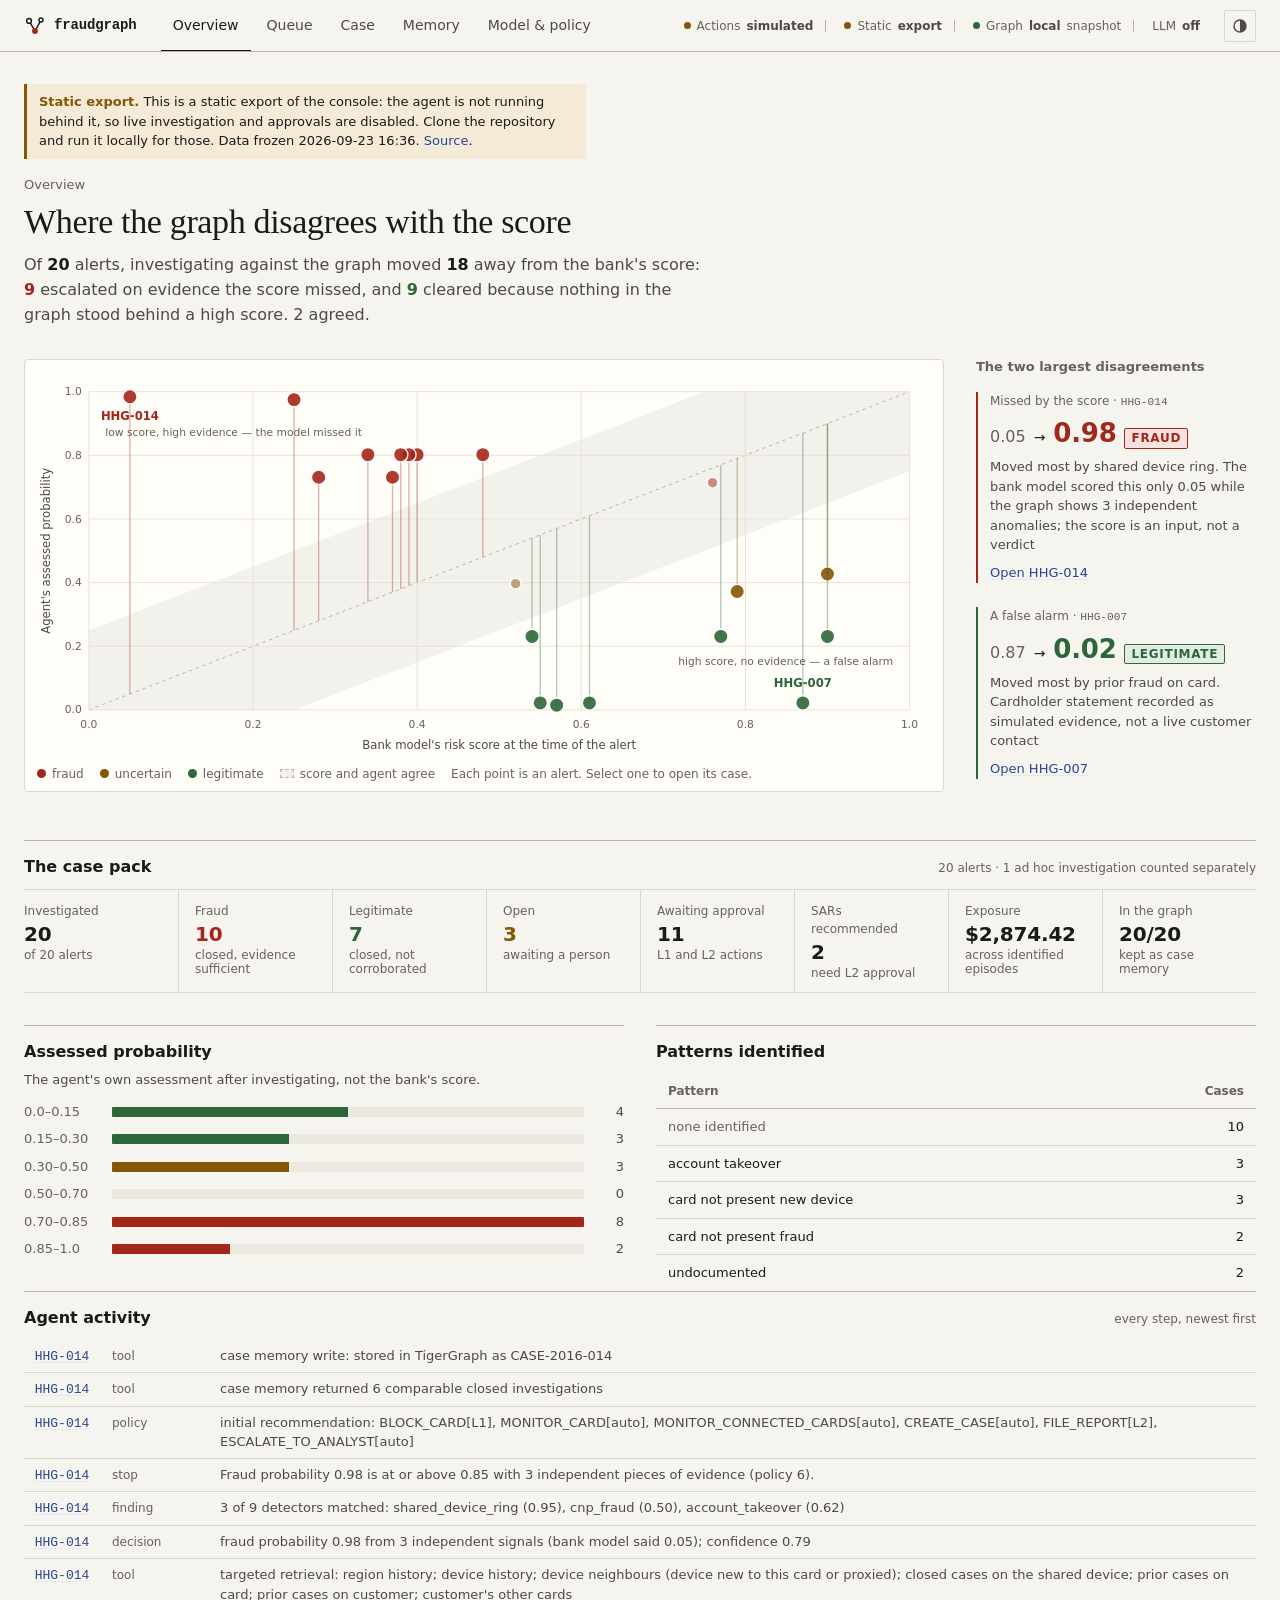
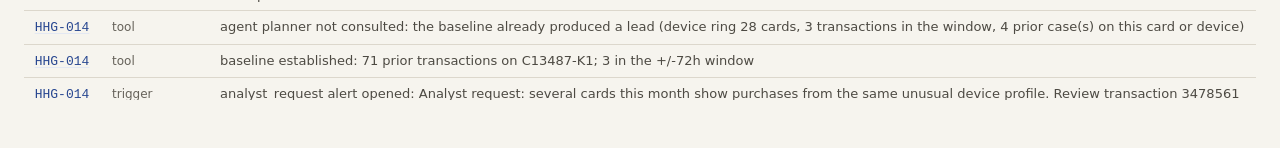
<file: index.html>
<!DOCTYPE html>
<html lang="en">
<head>
<meta charset="utf-8">
<meta name="viewport" content="width=device-width, initial-scale=1">
<meta name="color-scheme" content="light dark">
<meta name="description" content="Graph-grounded agentic fraud investigation on TigerGraph (IEEE-CIS / HHGOA).">
<title>fraudgraph · Investigation console</title>
<link rel="icon" href="data:image/svg+xml,%3Csvg xmlns='http://www.w3.org/2000/svg' viewBox='0 0 32 32'%3E%3Crect width='32' height='32' rx='4' fill='%231b1a17'/%3E%3Cpath d='M9 10 L16 23 L24 9' stroke='%23f6f4ee' stroke-width='1.8' fill='none'/%3E%3Ccircle cx='9' cy='10' r='3' fill='%23f6f4ee'/%3E%3Ccircle cx='24' cy='9' r='2.5' fill='%23f6f4ee'/%3E%3Ccircle cx='16' cy='23' r='3.6' fill='%23e0604f'/%3E%3C/svg%3E">
<script>
  // Theme before first paint, so a saved choice never flashes the other one.
  try { var t = localStorage.getItem('fg-theme'); if (t === 'light' || t === 'dark') document.documentElement.dataset.theme = t; } catch (e) {}
</script>
<link rel="stylesheet" href="styles.css">
</head>
<body>
<a class="skip-link" href="#main">Skip to content</a>

<header class="app-header">
  <div class="brand">
    <!-- the graph glyph: two known entities and the flagged one they lead to.
         It replaces a gradient square that meant nothing. -->
    <svg class="brand-mark" viewBox="0 0 24 24" aria-hidden="true">
      <path d="M5.5 6.5 L12 17.5 L18.5 5.5" fill="none" stroke="currentColor" stroke-width="1.6"/>
      <circle cx="5.5" cy="6.5" r="2.6" fill="var(--paper)" stroke="currentColor" stroke-width="1.6"/>
      <circle cx="18.5" cy="5.5" r="2.2" fill="var(--paper)" stroke="currentColor" stroke-width="1.6"/>
      <circle cx="12" cy="17.5" r="3.2" fill="var(--fraud)"/>
    </svg>
    <span class="brand-name">fraudgraph</span>
    <span class="brand-desc">Investigation console</span>
  </div>

  <nav class="tabs" id="tabs" role="tablist" aria-label="Console sections">
    <button id="tab-overview" data-view="overview" class="active" role="tab" aria-selected="true" aria-controls="view-overview">Overview</button>
    <button id="tab-queue" data-view="queue" role="tab" aria-selected="false" aria-controls="view-queue">Queue</button>
    <button id="tab-case" data-view="case" role="tab" aria-selected="false" aria-controls="view-case">Case</button>
    <button id="tab-memory" data-view="memory" role="tab" aria-selected="false" aria-controls="view-memory">Memory</button>
    <button id="tab-model" data-view="model" role="tab" aria-selected="false" aria-controls="view-model">Model &amp; policy</button>
  </nav>

  <div class="status" id="statusStrip" role="status" aria-live="polite">
    <span class="st"><span class="dot"></span>Connecting&hellip;</span>
  </div>

  <button class="icon-btn" id="themeToggle" type="button" aria-label="Switch theme">
    <svg viewBox="0 0 16 16" aria-hidden="true"><circle cx="8" cy="8" r="6" fill="none" stroke="currentColor" stroke-width="1.4"/><path d="M8 2 a6 6 0 0 1 0 12 z" fill="currentColor"/></svg>
  </button>
</header>

<main id="main">
  <!-- ============================ OVERVIEW ============================ -->
  <section id="view-overview" class="view active" role="tabpanel" aria-labelledby="tab-overview">
    <header class="view-head">
      <p class="view-kicker">Overview</p>
      <h1 class="view-title" id="divergenceTitle">Where the graph disagrees with the score</h1>
      <p class="view-lede" id="divergenceStats"><span class="sk sk-line"></span><span class="sk sk-line short"></span></p>
    </header>

    <div class="finding">
      <figure class="chart-frame">
        <svg id="divergenceChart" role="img" aria-labelledby="divergenceTitle" aria-describedby="divergenceDesc"></svg>
        <p id="divergenceDesc" class="sr-only"></p>
        <div class="tip" id="divergenceTip" role="status" aria-live="polite"></div>
        <figcaption class="chart-key">
          <span><i class="fraud"></i>fraud</span>
          <span><i class="uncertain"></i>uncertain</span>
          <span><i class="legit"></i>legitimate</span>
          <span><i class="band"></i>score and agent agree</span>
          <span>Each point is an alert. Select one to open its case.</span>
        </figcaption>
      </figure>
      <aside class="margin-notes" id="divergenceCallouts" aria-label="The two largest disagreements"></aside>
    </div>

    <section class="sec">
      <div class="sec-head"><h2>The case pack</h2><span class="sec-meta" id="packMeta"></span></div>
      <dl class="ledger" id="kpis">
        <div><dt><span class="sk sk-line short"></span></dt><dd><span class="sk sk-num"></span></dd></div>
        <div><dt><span class="sk sk-line short"></span></dt><dd><span class="sk sk-num"></span></dd></div>
        <div><dt><span class="sk sk-line short"></span></dt><dd><span class="sk sk-num"></span></dd></div>
        <div><dt><span class="sk sk-line short"></span></dt><dd><span class="sk sk-num"></span></dd></div>
      </dl>
    </section>

    <div class="grid-2">
      <section class="sec">
        <div class="sec-head"><h2>Assessed probability</h2></div>
        <p class="sec-note">The agent's own assessment after investigating, not the bank's score.</p>
        <div id="riskDist" class="dist"><span class="sk sk-line"></span><span class="sk sk-line"></span><span class="sk sk-line"></span></div>
      </section>
      <section class="sec">
        <div class="sec-head"><h2>Patterns identified</h2></div>
        <div id="verdictSplit"></div>
      </section>
    </div>

    <section class="sec">
      <div class="sec-head"><h2>Agent activity</h2><span class="sec-meta">every step, newest first</span></div>
      <div id="recentActivity" class="log scroll"></div>
    </section>
  </section>

  <!-- ============================= QUEUE ============================== -->
  <section id="view-queue" class="view" role="tabpanel" aria-labelledby="tab-queue">
    <header class="view-head">
      <p class="view-kicker">Queue</p>
      <h1 class="view-title">Investigation queue</h1>
      <p class="view-lede">Every alert in the case pack, ranked by the agent's assessed probability.
        Open a row to read the evidence behind it.</p>
    </header>

    <section class="sec">
      <div class="sec-head">
        <div class="controls">
          <label for="queueSearch" class="sr-only">Filter</label>
          <input id="queueSearch" type="search" placeholder="Filter by case, card, customer&hellip;" autocomplete="off">
          <label for="queueStatus" class="sr-only">Status</label>
          <select id="queueStatus">
            <option value="">All statuses</option>
            <option value="closed_fraud">Closed &ndash; fraud</option>
            <option value="closed_legitimate">Closed &ndash; legitimate</option>
            <option value="escalated">Escalated</option>
            <option value="open">Open</option>
          </select>
          <label for="queueVerdict" class="sr-only">Verdict</label>
          <select id="queueVerdict">
            <option value="">All verdicts</option>
            <option value="fraud">Fraud</option>
            <option value="legitimate">Legitimate</option>
            <option value="uncertain">Uncertain</option>
          </select>
          <label class="check"><input type="checkbox" id="queueApproval"> Awaiting approval</label>
        </div>
        <span class="sec-meta" id="queueCount" aria-live="polite"></span>
      </div>
      <div class="table-wrap stack-sm sheet">
        <table id="queueTable">
          <thead><tr>
            <th data-sort="case_id" scope="col">Case</th>
            <th data-sort="trigger_type" scope="col">Trigger</th>
            <th data-sort="card_id" scope="col">Card</th>
            <th data-sort="bank_risk_score" scope="col" class="num">Bank score</th>
            <th data-sort="fraud_probability" scope="col" class="num">Agent p(fraud)</th>
            <th data-sort="confidence" scope="col" class="num opt">Confidence</th>
            <th data-sort="verdict" scope="col">Verdict</th>
            <th data-sort="pattern" scope="col">Pattern</th>
            <th data-sort="exposure_usd" scope="col" class="num">Exposure</th>
            <th data-sort="next_action" scope="col">Next action</th>
            <th scope="col">Approval</th>
            <th data-sort="last_updated" scope="col" class="opt">Updated</th>
          </tr></thead>
          <tbody></tbody>
        </table>
      </div>
    </section>

    <section class="sec">
      <div class="sec-head"><h2>Investigate any transaction</h2></div>
      <p class="sec-note">Opens a new investigation on a transaction outside the case pack. It joins the
        queue tagged <span class="tag">ad hoc</span> and is kept out of the case-pack figures.</p>
      <div class="field">
        <label for="adhocTxn">Transaction ID</label>
        <input id="adhocTxn" inputmode="numeric" placeholder="e.g. 3478561" autocomplete="off">
        <button id="adhocBtn" class="btn primary" type="button">Investigate</button>
        <span id="adhocMsg" class="muted" role="status" aria-live="polite"></span>
      </div>
    </section>
  </section>

  <!-- =========================== WORKSPACE ============================ -->
  <section id="view-case" class="view" role="tabpanel" aria-labelledby="tab-case">
    <div class="toolbar">
      <label for="casePicker" class="sr-only">Case</label>
      <select id="casePicker"></select>
      <button id="watchBtn" class="btn primary" type="button"><span class="glyph" aria-hidden="true"></span>Watch it investigate</button>
      <button id="rerunBtn" class="btn" type="button" title="Re-run the investigation and show only the result">Re-run without streaming</button>
      <span id="caseMsg" class="muted" role="status" aria-live="polite"></span>
    </div>

    <section id="livePanel" class="live" hidden aria-label="Live investigation">
      <div class="live-head">
        <h2>Investigating <span id="liveCase" class="mono"></span> <span id="liveState" class="tag running">running</span></h2>
        <div class="live-counters">
          <span><b id="liveSteps">0</b> steps</span>
          <span><b id="liveQueries">0</b> graph calls</span>
          <span><b id="liveMs">0</b> ms in the graph</span>
          <span id="liveBackend"></span>
        </div>
      </div>
      <p class="sec-note">Each line is emitted as it happens: the agent's reasoning steps, and every graph
        query with the time it really took. Nothing is replayed from the answer file.</p>
      <div id="liveFeed" class="live-feed"></div>
    </section>

    <div id="caseBody"><div class="empty">Select a case from the queue.</div></div>
  </section>

  <!-- ============================= MEMORY ============================= -->
  <section id="view-memory" class="view" role="tabpanel" aria-labelledby="tab-memory">
    <header class="view-head">
      <p class="view-kicker">Memory</p>
      <h1 class="view-title">Case memory</h1>
      <p class="view-lede">What the agent can recall: the investigations shipped with the dataset, and the
        cases it has closed itself. Memory is context for a new alert, never its verdict.</p>
    </header>
    <div id="memoryBody"></div>
  </section>

  <!-- ========================== MODEL/POLICY ========================== -->
  <section id="view-model" class="view" role="tabpanel" aria-labelledby="tab-model">
    <header class="view-head">
      <p class="view-kicker">Model &amp; policy</p>
      <h1 class="view-title">How a verdict is reached</h1>
      <p class="view-lede">How the probability is built, how it holds up against closed cases with known
        outcomes, and the rules that decide what the agent may do on its own.</p>
    </header>
    <div id="modelBody"></div>
  </section>
</main>

<div id="toast" class="toast" role="status" aria-live="polite"></div>
<script>window.FG_STATIC = {"generated_at": "2026-09-23T16:36:30+00:00", "source": "https://github.com/AKRai-2005/fraudgraph"};</script>
<script src="app.js"></script>
</body>
</html>
</file>
<file: styles.css>
/* ==========================================================================
   fraudgraph investigation console -- design system
   --------------------------------------------------------------------------
   A case file, not a dashboard. The product's claim is that a score is a
   reason to look and never a verdict, and that every conclusion carries its
   evidence. So the page is set like an investigation file: ink on paper,
   ruled sections, identifiers in type you would copy, and colour reserved
   for verdicts -- the only saturated marks on the page, used like stamps.

   Rules, so the next change does not undo this:
   * No colour literals outside the token blocks (print excepted). Every pair of text and
     surface tokens below measures >= 4.5:1 (WCAG AA) in both themes;
     tests/test_design_tokens.py and tests/test_frontend.py hold it to that.
   * Type scale is fixed: 12 13 14 16 20 26 34. Nothing smaller than 12px.
   * Spacing is a 4px scale: 4 8 12 16 24 32 48.
   * Two radii: 2px on controls and marks, 4px on containers.
   * A box means containment. Sections are separated by rules and space,
     not wrapped in cards.
   * Uppercase is used in exactly one component: the verdict stamp.
   * Motion only reports state. Two durations, one easing.
   ========================================================================== */

:root {
  /* surfaces */
  --paper: #f6f4ee;
  --sheet: #fffdf8;
  --wash: #ece8df;
  --rule: #dcd7cc;
  --rule-strong: #b8b1a3;
  --grid: #e6e1d7;
  --band: rgba(27, 26, 23, 0.05);

  /* ink */
  --ink: #1b1a17;
  --ink-2: #4d4a43;
  --ink-3: #66625a;

  /* interaction -- the only accent, and only for things you can act on */
  --accent: #274690;
  --accent-strong: #1d3673;
  --accent-wash: #e3e8f3;
  --on-accent: #fffdf8;

  /* verdicts: stamp inks */
  --fraud: #a3261b;
  --fraud-wash: #f5e3df;
  --legit: #2c6639;
  --legit-wash: #e1ede3;
  --uncertain: #855606;
  --uncertain-wash: #f4ead6;

  /* graph entity kinds: categorical, muted, distinct in both themes */
  --n-card: #274690;
  --n-customer: #6b4c9a;
  --n-txn: #8c877c;
  --n-device: #9c6a12;
  --n-region: #2c6639;
  --n-case: #8a3d6b;
  --n-agent: #a3261b;

  --shadow: 0 6px 24px rgba(27, 26, 23, 0.14);

  /* type */
  --serif: "Charter", "Bitstream Charter", "Sitka Text", "Iowan Old Style", Cambria, Georgia, serif;
  --sans: system-ui, -apple-system, "Segoe UI", Roboto, "Helvetica Neue", Arial, sans-serif;
  --mono: ui-monospace, "SF Mono", "Cascadia Mono", "Segoe UI Mono", Consolas, "Liberation Mono", monospace;
  --fs-12: 0.75rem;
  --fs-13: 0.8125rem;
  --fs-14: 0.875rem;
  --fs-16: 1rem;
  --fs-20: 1.25rem;
  --fs-26: 1.625rem;
  --fs-34: 2.125rem;

  /* space */
  --s1: 4px;
  --s2: 8px;
  --s3: 12px;
  --s4: 16px;
  --s5: 24px;
  --s6: 32px;
  --s7: 48px;

  --r1: 2px;
  --r2: 4px;

  --t-fast: 120ms;
  --t: 180ms;
  --ease: cubic-bezier(0.2, 0.6, 0.2, 1);

  --header-h: 52px;
  --measure: 68ch;

  color-scheme: light;
}

/* Dark: graphite, not navy. Follows the system unless the toggle overrides. */
@media (prefers-color-scheme: dark) {
  :root:not([data-theme="light"]) {
    --paper: #141412; --sheet: #1c1b19; --wash: #282622;
    --rule: #33312c; --rule-strong: #4b4841; --grid: #2a2825;
    --band: rgba(236, 233, 225, 0.05);
    --ink: #ece9e1; --ink-2: #bdb9ae; --ink-3: #9d988c;
    --accent: #9bb1e6; --accent-strong: #b6c7ef; --accent-wash: #232a3a; --on-accent: #141412;
    --fraud: #f08d7f; --fraud-wash: #3a211d;
    --legit: #86c596; --legit-wash: #1e2d22;
    --uncertain: #dfae5c; --uncertain-wash: #33291a;
    --n-card: #9bb1e6; --n-customer: #b59ae0; --n-txn: #7d786e; --n-device: #dfae5c;
    --n-region: #86c596; --n-case: #d99bbf; --n-agent: #f08d7f;
    --shadow: 0 6px 24px rgba(0, 0, 0, 0.5);
    color-scheme: dark;
  }
}
:root[data-theme="dark"] {
  --paper: #141412; --sheet: #1c1b19; --wash: #282622;
  --rule: #33312c; --rule-strong: #4b4841; --grid: #2a2825;
  --band: rgba(236, 233, 225, 0.05);
  --ink: #ece9e1; --ink-2: #bdb9ae; --ink-3: #9d988c;
  --accent: #9bb1e6; --accent-strong: #b6c7ef; --accent-wash: #232a3a; --on-accent: #141412;
  --fraud: #f08d7f; --fraud-wash: #3a211d;
  --legit: #86c596; --legit-wash: #1e2d22;
  --uncertain: #dfae5c; --uncertain-wash: #33291a;
  --n-card: #9bb1e6; --n-customer: #b59ae0; --n-txn: #7d786e; --n-device: #dfae5c;
  --n-region: #86c596; --n-case: #d99bbf; --n-agent: #f08d7f;
  --shadow: 0 6px 24px rgba(0, 0, 0, 0.5);
  color-scheme: dark;
}

/* ------------------------------------------------------------------ base */
*, *::before, *::after { box-sizing: border-box; }
html { -webkit-text-size-adjust: 100%; }
/* clip, not hidden: `hidden` on both html and body makes body a scroll
   container that never scrolls, and the sticky header then scrolls away with
   the page. `hidden` stays only as the fallback for browsers without clip. */
html, body { margin: 0; padding: 0; max-width: 100%; overflow-x: hidden; overflow-x: clip; }
body {
  background: var(--paper);
  color: var(--ink);
  font: 400 var(--fs-14)/1.5 var(--sans);
  -webkit-font-smoothing: antialiased;
  font-variant-numeric: tabular-nums;
}
h1, h2, h3, h4 { margin: 0; font-weight: 600; line-height: 1.25; }
p { margin: 0; }
a { color: var(--accent); }
b, strong { font-weight: 600; }
::selection { background: var(--accent-wash); color: var(--ink); }

.mono { font-family: var(--mono); font-size: 0.93em; }
.muted { color: var(--ink-3); }
.num { font-variant-numeric: tabular-nums; text-align: right; white-space: nowrap; }
.sr-only {
  position: absolute; width: 1px; height: 1px; padding: 0; margin: -1px;
  overflow: hidden; clip: rect(0 0 0 0); white-space: nowrap; border: 0;
}
.skip-link {
  position: absolute; left: -9999px; top: 0; z-index: 60;
  background: var(--accent); color: var(--on-accent); padding: var(--s2) var(--s3);
}
.skip-link:focus { left: var(--s2); top: var(--s2); }

:focus-visible { outline: 2px solid var(--accent); outline-offset: 2px; border-radius: var(--r1); }

/* ---------------------------------------------------------------- header
   One bar: brand, sections, system status. It used to be two stacked
   sticky bars coupled by a hard-coded `top: 61px`. */
.app-header {
  position: sticky; top: 0; z-index: 30;
  display: flex; align-items: center; gap: var(--s5);
  min-height: var(--header-h); padding: 0 var(--s5);
  background: var(--paper); border-bottom: 1px solid var(--rule-strong);
}
.brand { display: flex; align-items: center; gap: var(--s2); flex: none; color: var(--ink); text-decoration: none; }
.brand-mark { width: 22px; height: 22px; flex: none; color: var(--ink); }
.brand-name { font-family: var(--mono); font-size: var(--fs-14); font-weight: 600; letter-spacing: -0.01em; }
.brand-desc { font-size: var(--fs-13); color: var(--ink-3); }

.tabs { display: flex; flex: none; align-self: stretch; gap: var(--s1); overflow-x: auto; scrollbar-width: none; }
.tabs::-webkit-scrollbar { display: none; }
.tabs button {
  appearance: none; background: none; border: 0; border-bottom: 2px solid transparent;
  margin-bottom: -1px; padding: 0 var(--s3);
  font: 500 var(--fs-14) var(--sans); color: var(--ink-2); cursor: pointer; white-space: nowrap;
  transition: color var(--t-fast) var(--ease), border-color var(--t-fast) var(--ease);
}
.tabs button:hover { color: var(--ink); }
.tabs button.active { color: var(--ink); border-bottom-color: var(--ink); }
.tabs button:focus-visible { outline-offset: -4px; }

.status {
  margin-left: auto; flex: 0 1 auto;
  display: flex; align-items: center; gap: var(--s3); min-width: 0;
  font-size: var(--fs-12); color: var(--ink-3); white-space: nowrap; overflow-x: auto; scrollbar-width: none;
}
.status::-webkit-scrollbar { display: none; }
.st { display: inline-flex; align-items: center; gap: 6px; }
.st b { color: var(--ink-2); font-weight: 600; }
.st + .st::before { content: ""; width: 1px; height: 12px; background: var(--rule-strong); margin-right: var(--s3); }
.dot { width: 7px; height: 7px; border-radius: 50%; background: var(--ink-3); flex: none; }
.dot.ok { background: var(--legit); }
.dot.warn { background: var(--uncertain); }
.dot.bad { background: var(--fraud); }

.icon-btn {
  appearance: none; display: inline-grid; place-items: center; width: 32px; height: 32px; flex: none;
  background: none; border: 1px solid var(--rule); border-radius: var(--r1); color: var(--ink-2); cursor: pointer;
  transition: background-color var(--t-fast) var(--ease), color var(--t-fast) var(--ease);
}
.icon-btn:hover { background: var(--wash); color: var(--ink); }
.icon-btn svg { width: 16px; height: 16px; }

/* ------------------------------------------------------------------ page */
main { max-width: 1440px; margin: 0 auto; padding: var(--s6) var(--s5) var(--s7); }
.view { display: none; }
.view.active { display: block; }

.view-head { margin-bottom: var(--s6); max-width: 900px; }
.view-kicker { font-size: var(--fs-13); color: var(--ink-3); margin-bottom: var(--s2); }
.view-title { font-family: var(--serif); font-weight: 400; font-size: var(--fs-34); line-height: 1.15; letter-spacing: -0.01em; }
.view-lede { margin-top: var(--s3); font-size: var(--fs-16); line-height: 1.55; color: var(--ink-2); max-width: var(--measure); }
.view-lede .n { color: var(--ink); font-weight: 600; }
.view-lede .n.fraud { color: var(--fraud); }
.view-lede .n.legit { color: var(--legit); }

/* A section is a heading on a rule, then content. Not a box. */
.sec { border-top: 1px solid var(--rule-strong); padding-top: var(--s4); margin-bottom: var(--s6); }
.sec:last-child { margin-bottom: 0; }
.sec-head { display: flex; align-items: baseline; justify-content: space-between; gap: var(--s4); flex-wrap: wrap; margin-bottom: var(--s3); }
.sec-head h2 { font-size: var(--fs-16); }
.sec-head h3, .sec h3 { font-size: var(--fs-14); }
.sec-meta { font-size: var(--fs-12); color: var(--ink-3); }
.sec-note { font-size: var(--fs-13); color: var(--ink-2); max-width: var(--measure); margin: calc(-1 * var(--s1)) 0 var(--s3); }
.sub { margin-top: var(--s5); }
.sub > h3 { margin-bottom: var(--s2); }
.sub-tight { margin-top: var(--s2); }

.grid-2 { display: grid; grid-template-columns: repeat(2, minmax(0, 1fr)); gap: 0 var(--s6); }
.grid-main { display: grid; grid-template-columns: minmax(0, 1.7fr) minmax(0, 1fr); gap: var(--s6); align-items: start; }

/* A sheet is containment that means something: a chart, a log, a table, the
   decision column. */
.sheet { background: var(--sheet); border: 1px solid var(--rule); border-radius: var(--r2); }
.sheet.pad { padding: var(--s4); }
.aside { background: var(--sheet); border: 1px solid var(--rule); border-radius: var(--r2); padding: var(--s4) var(--s4) var(--s5); }
.aside .sec { border-top-color: var(--rule); }
.aside .sec:first-child { border-top: 0; padding-top: 0; }

/* ---------------------------------------------------------------- ledger
   One component for every "label, value" readout. It replaces eight KPI
   tiles, the three hero-stat tiles, the fact tiles in every case header and
   the tiles inside the backtest cards. */
.ledger {
  display: grid; grid-template-columns: repeat(auto-fit, minmax(128px, 1fr));
  margin: 0; border-top: 1px solid var(--rule); border-bottom: 1px solid var(--rule);
}
/* Short ledgers (three or four figures) opt in to their own width, so three
   figures are not stretched a third of a page apart. Opt-in, because capping
   every ledger's tracks made auto-fit budget for the cap and wrap the
   eight-figure case-pack row into six and two. */
.ledger.fit { grid-template-columns: repeat(auto-fit, minmax(128px, 220px)); width: fit-content; max-width: 100%; }
.ledger > div { padding: var(--s3) var(--s4) var(--s3) 0; }
.ledger > div + div { padding-left: var(--s4); border-left: 1px solid var(--rule); }
.ledger dt { font-size: var(--fs-12); color: var(--ink-3); }
.ledger dd { margin: 2px 0 0; font-size: var(--fs-20); font-weight: 600; line-height: 1.2; letter-spacing: -0.01em; }
.ledger dd small { display: block; margin-top: 2px; font-size: var(--fs-12); font-weight: 400; letter-spacing: 0; color: var(--ink-3); }
.ledger.compact dd { font-size: var(--fs-16); }
.ledger .fraud { color: var(--fraud); }
.ledger .legit { color: var(--legit); }
.ledger .uncertain { color: var(--uncertain); }

/* --------------------------------------------------------- marks, stamps */
/* The verdict stamp: the one uppercase element, the one place verdict colour
   appears as a mark. */
.stamp {
  display: inline-block; vertical-align: 0.1em;
  padding: 1px 6px; border: 1.5px solid currentColor; border-radius: var(--r1);
  font: 700 var(--fs-12)/1.35 var(--sans); letter-spacing: 0.06em; text-transform: uppercase;
  white-space: nowrap; color: var(--ink-2);
}
.stamp.fraud { color: var(--fraud); background: var(--fraud-wash); }
.stamp.legitimate { color: var(--legit); background: var(--legit-wash); }
.stamp.uncertain { color: var(--uncertain); background: var(--uncertain-wash); }
.stamp.lg { font-size: var(--fs-13); padding: 2px 10px; border-width: 2px; }

/* Neutral metadata: trigger, status, source, route. No colour unless the
   colour carries meaning (an L2 route is the one that needs a senior). */
.tag {
  display: inline-block; padding: 1px 6px; border-radius: var(--r1);
  background: var(--wash); color: var(--ink-2); font-size: var(--fs-12); line-height: 1.5; white-space: nowrap;
}
.tag.route { font-family: var(--mono); font-size: var(--fs-12); background: none; border: 1px solid var(--rule-strong); padding: 0 5px; }
.tag.route.L1 { color: var(--uncertain); border-color: currentColor; }
.tag.route.L2 { color: var(--fraud); border-color: currentColor; font-weight: 700; }
.tag.route.auto { color: var(--ink-3); }
.tag.fraud { background: var(--fraud-wash); color: var(--fraud); }
.tag.legitimate { background: var(--legit-wash); color: var(--legit); }
.tag.uncertain { background: var(--uncertain-wash); color: var(--uncertain); }
.tag.pending { background: var(--uncertain-wash); color: var(--uncertain); }
.tag.done-yes { background: var(--legit-wash); color: var(--legit); }
.tag.done-no { background: var(--fraud-wash); color: var(--fraud); }

.prob { display: inline-flex; align-items: center; gap: 6px; }
.prob i { display: inline-block; width: 32px; height: 4px; background: var(--wash); border-radius: 1px; position: relative; overflow: hidden; }
.prob i::after { content: ""; position: absolute; inset: 0 auto 0 0; width: var(--w, 0%); background: var(--c, var(--ink-3)); }

/* ---------------------------------------------------------------- prose
   The agent's written conclusions -- the summary and the SAR narrative -- are
   set in serif, like a signed finding. Data and interface are not. */
.prose { font-family: var(--serif); font-size: var(--fs-16); line-height: 1.6; color: var(--ink); max-width: var(--measure); }

/* ------------------------------------------------------------- controls */
.btn {
  appearance: none; display: inline-flex; align-items: center; justify-content: center; gap: 6px;
  height: 32px; padding: 0 var(--s3); border-radius: var(--r1);
  font: 600 var(--fs-13)/1 var(--sans); white-space: nowrap; cursor: pointer; text-decoration: none;
  background: var(--sheet); color: var(--ink); border: 1px solid var(--rule-strong);
  transition: background-color var(--t-fast) var(--ease), border-color var(--t-fast) var(--ease), color var(--t-fast) var(--ease);
}
.btn:hover { background: var(--wash); border-color: var(--ink-3); }
.btn.primary { background: var(--accent); border-color: var(--accent); color: var(--on-accent); }
.btn.primary:hover { background: var(--accent-strong); border-color: var(--accent-strong); }
.btn.sm { height: 26px; padding: 0 var(--s2); font-size: var(--fs-12); }
.btn:disabled { opacity: 0.55; cursor: default; }
.btn.danger { color: var(--fraud); }
.btn .glyph { width: 0; height: 0; border-style: solid; border-width: 4.5px 0 4.5px 7px; border-color: transparent transparent transparent currentColor; }

.linkish {
  appearance: none; background: none; border: 0; padding: 0; cursor: pointer;
  font: inherit; color: var(--accent); text-decoration: underline; text-decoration-color: var(--accent-wash);
  text-underline-offset: 2px;
}
.linkish:hover { text-decoration-color: currentColor; }
.linkish.mono { font-family: var(--mono); }

input, select, textarea {
  height: 32px; padding: 0 var(--s2); border-radius: var(--r1);
  background: var(--sheet); color: var(--ink); border: 1px solid var(--rule-strong);
  font: 400 var(--fs-13) var(--sans); outline: none;
  transition: border-color var(--t-fast) var(--ease), box-shadow var(--t-fast) var(--ease);
}
input::placeholder { color: var(--ink-3); }
input:focus, select:focus { border-color: var(--accent); box-shadow: 0 0 0 3px var(--accent-wash); }
input[type="checkbox"] { width: 16px; height: 16px; padding: 0; accent-color: var(--accent); box-shadow: none; }
label { font-size: var(--fs-13); color: var(--ink-2); }
.check { display: inline-flex; align-items: center; gap: var(--s2); cursor: pointer; white-space: nowrap; }

.toolbar { display: flex; flex-wrap: wrap; align-items: center; gap: var(--s2); margin-bottom: var(--s5); }
.toolbar select { min-width: 280px; }
.controls { display: flex; flex-wrap: wrap; align-items: center; gap: var(--s2); }
.controls input[type="search"] { width: 240px; }

.field { display: flex; flex-wrap: wrap; align-items: center; gap: var(--s2); }
.field input { width: 220px; }

/* ----------------------------------------------------------------- tables */
.table-wrap { overflow-x: auto; }
/* tables with a few columns keep their natural width instead of spreading
   four values across 1,400px */
.table-wrap.fit { width: fit-content; max-width: 100%; }
.table-wrap.fit table { width: auto; min-width: 480px; }
.table-wrap.fit th, .table-wrap.fit td { padding-left: var(--s4); padding-right: var(--s4); }
table { width: 100%; border-collapse: collapse; font-size: var(--fs-13); }
/* nowrap by default: an identifier broken across two lines ("C13487-" / "K1")
   is misread. Cells that hold prose opt in with .wrap. */
th, td { text-align: left; padding: var(--s2); border-bottom: 1px solid var(--rule); vertical-align: baseline; white-space: nowrap; }
th:first-child, td:first-child { padding-left: var(--s3); }
th:last-child, td:last-child { padding-right: var(--s3); }
/* not sticky: inside a horizontally scrolling wrapper, a sticky header pins
   relative to the wrapper, not the page, and lands inside the table body */
th {
  background: transparent;   /* takes the surface it sits on: sheet or paper */
  font-size: var(--fs-12); font-weight: 600; color: var(--ink-3); white-space: nowrap;
  border-bottom: 1px solid var(--rule-strong);
}
th.num, td.num { text-align: right; }
th[data-sort] { cursor: pointer; user-select: none; }
th[data-sort]:hover { color: var(--ink); }
th[aria-sort]::after { content: " \2193"; color: var(--ink-2); }
th[aria-sort="ascending"]::after { content: " \2191"; }
tbody tr:last-child td { border-bottom: 0; }
tbody tr[data-case] { cursor: pointer; transition: background-color var(--t-fast) var(--ease); }
tbody tr[data-case]:hover, tbody tr[data-case]:focus-visible { background: var(--wash); }
tbody tr[data-case]:focus-visible { outline-offset: -2px; }
td .sub-line { display: block; font-size: var(--fs-12); color: var(--ink-3); }
/* descriptive labels may wrap when space runs out; identifiers never do */
td.wrap { white-space: normal; min-width: 72px; }
/* a qualifier under an id, rather than beside it widening the whole column */
.tag-under { display: block; width: fit-content; margin-top: 2px; }

/* ----------------------------------------------------------------- alerts
   Reserved for things the analyst must notice. It had been used for plain
   information -- policy text, model notes -- which taught the eye to skip it. */
.alert {
  border-left: 3px solid var(--uncertain); background: var(--uncertain-wash);
  padding: var(--s2) var(--s3); font-size: var(--fs-13); color: var(--ink); max-width: var(--measure);
  margin: var(--s3) 0;
}
.alert b { color: var(--uncertain); }
.alert.ok { border-left-color: var(--legit); background: var(--legit-wash); }
.alert.ok b { color: var(--legit); }
.alert.bad, .errorbox { border-left: 3px solid var(--fraud); background: var(--fraud-wash); }
.alert.bad b { color: var(--fraud); }
.errorbox {
  display: flex; gap: var(--s3); align-items: flex-start; justify-content: space-between;
  padding: var(--s3); margin-bottom: var(--s5); font-size: var(--fs-13);
}
.errorbox .msg b { display: block; color: var(--fraud); }

/* An annotation: a margin note with a rule, not a card. */
.note { border-left: 2px solid var(--rule-strong); padding: 0 0 0 var(--s3); }
.note.fraud { border-left-color: var(--fraud); }
.note.legitimate { border-left-color: var(--legit); }
.note.uncertain { border-left-color: var(--uncertain); }

/* ------------------------------------------------------------ overview */
.finding { display: grid; grid-template-columns: minmax(0, 1fr) 280px; gap: var(--s6); align-items: start; margin-bottom: var(--s7); }
.chart-frame { margin: 0; position: relative; background: var(--sheet); border: 1px solid var(--rule); border-radius: var(--r2); padding: var(--s3) var(--s3) var(--s2); }
#divergenceChart { display: block; width: 100%; height: auto; }
#divergenceChart:empty { min-height: 320px; background: var(--wash); border-radius: var(--r1); animation: hold 1.4s var(--ease) infinite alternate; }
#divergenceChart .pt { cursor: pointer; }
#divergenceChart .pt circle { transition: r var(--t-fast) var(--ease); }
#divergenceChart .pt:hover circle, #divergenceChart .pt:focus circle { r: 10; }
#divergenceChart .pt:focus { outline: none; }
#divergenceChart .pt:focus circle { stroke: var(--ink); stroke-width: 2; }
.chart-key { display: flex; flex-wrap: wrap; gap: var(--s4); margin-top: var(--s2); font-size: var(--fs-12); color: var(--ink-3); }
.chart-key span { display: inline-flex; align-items: center; gap: 6px; }
.chart-key i { width: 9px; height: 9px; border-radius: 50%; display: inline-block; }
.chart-key i.fraud { background: var(--fraud); }
.chart-key i.uncertain { background: var(--uncertain); }
.chart-key i.legit { background: var(--legit); }
.chart-key i.band { width: 14px; height: 9px; border-radius: 0; background: var(--band); border: 1px dashed var(--rule-strong); }

.tip {
  position: absolute; z-index: 6; display: none; pointer-events: none;
  max-width: 240px; padding: var(--s2) var(--s3);
  background: var(--sheet); border: 1px solid var(--rule-strong); border-radius: var(--r2); box-shadow: var(--shadow);
  font-size: var(--fs-12); line-height: 1.5; color: var(--ink);
}
.tip .muted { color: var(--ink-3); }

.margin-notes { display: flex; flex-direction: column; gap: var(--s5); }
.margin-notes h3 { font-size: var(--fs-13); color: var(--ink-3); font-weight: 600; margin-bottom: calc(-1 * var(--s2)); }
.callout {
  appearance: none; display: block; width: 100%; text-align: left; cursor: pointer;
  background: none; border: 0; border-left: 2px solid var(--rule-strong); padding: 0 0 0 var(--s3);
  font: inherit; color: var(--ink);
}
.callout.up { border-left-color: var(--fraud); }
.callout.down { border-left-color: var(--legit); }
.callout-label { display: block; font-size: var(--fs-12); color: var(--ink-3); }
.callout-move { display: flex; align-items: baseline; gap: var(--s2); margin: var(--s1) 0; font-variant-numeric: tabular-nums; }
.callout-move .from { font-size: var(--fs-16); color: var(--ink-3); }
.callout-move .to { font-size: var(--fs-26); font-weight: 600; letter-spacing: -0.01em; }
.callout-move .to.fraud { color: var(--fraud); }
.callout-move .to.legitimate { color: var(--legit); }
.callout-why { display: block; font-size: var(--fs-13); color: var(--ink-2); }
.callout-open { display: inline-block; margin-top: var(--s2); font-size: var(--fs-13); color: var(--accent); text-decoration: underline; text-underline-offset: 2px; text-decoration-color: var(--accent-wash); }
.callout:hover .callout-open { text-decoration-color: currentColor; }

.dist { display: flex; flex-direction: column; gap: var(--s2); }
.dist-row { display: grid; grid-template-columns: 76px minmax(0, 1fr) 28px; align-items: center; gap: var(--s3); font-size: var(--fs-13); }
.dist-row .band-label { color: var(--ink-3); font-variant-numeric: tabular-nums; }
.bar { height: 10px; background: var(--wash); border-radius: 1px; overflow: hidden; }
.bar > i { display: block; height: 100%; width: var(--w, 0%); background: var(--c, var(--ink-3)); }
.dist-row .n { text-align: right; color: var(--ink-2); }

.log { font-size: var(--fs-13); }
.log-row { display: grid; grid-template-columns: 76px 96px minmax(0, 1fr); gap: var(--s3); padding: 6px 0; border-bottom: 1px solid var(--rule); align-items: baseline; }
.log-row:last-child { border-bottom: 0; }
.log-kind { font-size: var(--fs-12); color: var(--ink-3); }
.log-detail { color: var(--ink-2); }
.scroll { max-height: 360px; overflow-y: auto; }

/* ------------------------------------------------------------ case view */
.case-head { margin-bottom: var(--s6); }
.case-id { display: flex; flex-wrap: wrap; align-items: center; gap: var(--s3); margin-bottom: var(--s3); }
.case-id h1 { font-family: var(--mono); font-size: var(--fs-26); font-weight: 600; letter-spacing: -0.02em; }
.case-id .meta { font-size: var(--fs-12); color: var(--ink-3); margin-left: auto; }
.case-trigger { font-size: var(--fs-14); color: var(--ink-2); max-width: var(--measure); margin-bottom: var(--s4); }
.case-head .prose { margin-bottom: var(--s5); }
.case-head .ledger { margin-bottom: var(--s3); }
.case-notes { display: flex; flex-direction: column; gap: 0; }

.provenance { font-size: var(--fs-12); color: var(--ink-3); margin: var(--s3) 0 0; }
.provenance b { color: var(--ink-2); }
.provenance.drifted { color: var(--ink); border-left: 3px solid var(--uncertain); background: var(--uncertain-wash); padding: var(--s2) var(--s3); }
.drift-list { margin: var(--s2) 0 0; padding: 0; list-style: none; font-family: var(--mono); font-size: var(--fs-12); }
.drift-list li { padding: 2px 0; color: var(--ink-2); word-break: break-word; }
.drift-list .p { color: var(--ink-3); }

.ev-list { display: flex; flex-direction: column; }
.ev { padding: var(--s3) 0 var(--s3) var(--s3); border-left: 2px solid var(--rule); }
.ev + .ev { border-top: 1px solid var(--rule); }
.ev.source-graph { border-left-color: var(--accent); }
.ev.source-customer { border-left-color: var(--uncertain); }
.ev.source-document { border-left-color: var(--n-customer); }
.ev-claim { font-size: var(--fs-14); }
.ev-meta { margin-top: var(--s1); font-family: var(--mono); font-size: var(--fs-12); color: var(--ink-3); word-break: break-word; }
.ev-meta .src { font-family: var(--sans); color: var(--ink-2); }

.graph-frame { position: relative; background: var(--sheet); border: 1px solid var(--rule); border-radius: var(--r2); overflow: hidden; }
#graphSvg { display: block; width: 100%; height: 420px; cursor: grab; touch-action: none; }
#graphSvg:active { cursor: grabbing; }
.graph-controls { position: absolute; top: var(--s2); right: var(--s2); }
.graph-legend { display: flex; flex-wrap: wrap; gap: var(--s1) var(--s4); margin-top: var(--s2); font-size: var(--fs-12); color: var(--ink-3); }
.graph-legend span { display: inline-flex; align-items: center; gap: 6px; }
.graph-legend i { width: 9px; height: 9px; border-radius: 50%; display: inline-block; }
.graph-legend i.ring-flag { width: 11px; height: 11px; border: 2.5px solid var(--fraud); }
.graph-legend i.ring-ep { width: 11px; height: 11px; border: 2px solid var(--uncertain); }
#graphSvg circle { cursor: pointer; }

.detectors { display: flex; flex-direction: column; }
.det { display: grid; grid-template-columns: 170px minmax(0, 1fr); gap: var(--s3); padding: var(--s2) 0; border-bottom: 1px solid var(--rule); font-size: var(--fs-13); }
.det:last-child { border-bottom: 0; }
.det-name { font-family: var(--mono); font-size: var(--fs-12); color: var(--ink-2); padding-top: 1px; }
.det-name .s { display: block; font-family: var(--sans); color: var(--ink-3); }
.det.matched .det-name { color: var(--ink); font-weight: 600; }
.det.matched .det-name .s { color: var(--fraud); font-weight: 600; }
.det-why { color: var(--ink-2); }
.det.matched .det-why { color: var(--ink); }
.det-lim { display: block; margin-top: 2px; font-size: var(--fs-12); color: var(--ink-3); }
.det-group { margin-top: var(--s3); }

.actions { display: flex; flex-direction: column; }
.act-row { display: grid; grid-template-columns: minmax(0, 1fr) auto; gap: var(--s2) var(--s3); padding: var(--s3) 0; border-bottom: 1px solid var(--rule); align-items: start; }
.act-row:last-child { border-bottom: 0; }
.act-name { font-family: var(--mono); font-size: var(--fs-13); font-weight: 600; display: flex; align-items: center; gap: var(--s2); flex-wrap: wrap; }
.act-why { margin-top: 2px; font-size: var(--fs-12); color: var(--ink-2); }
.act-exec { margin-top: var(--s1); font-size: var(--fs-12); color: var(--ink-3); }
.approve { display: flex; flex-wrap: wrap; justify-content: flex-end; gap: 6px; max-width: 240px; }
.approve input { height: 26px; width: 120px; font-size: var(--fs-12); }
.initial-list { margin: 0; padding-left: 18px; font-size: var(--fs-13); color: var(--ink-2); }
.initial-list li { margin: 2px 0; }
.initial-list .mono { color: var(--ink); }
.changed { font-size: var(--fs-13); color: var(--ink-2); }
.changed b { color: var(--ink); }

.req + .req { margin-top: var(--s3); padding-top: var(--s3); border-top: 1px solid var(--rule); }
.req-head { font-size: var(--fs-13); font-weight: 600; display: flex; gap: var(--s2); align-items: center; flex-wrap: wrap; }
.req p { font-size: var(--fs-13); color: var(--ink-2); margin-top: var(--s1); }
.req p.basis { font-size: var(--fs-12); color: var(--ink-3); }

.id-list { display: flex; flex-wrap: wrap; gap: var(--s1) var(--s3); font-family: var(--mono); font-size: var(--fs-12); color: var(--ink-2); }
.kv { display: grid; grid-template-columns: max-content minmax(0, 1fr); gap: var(--s1) var(--s4); margin: 0; font-size: var(--fs-13); }
.kv dt { color: var(--ink-3); }
.kv dd { margin: 0; color: var(--ink); }
.kv dd.mono { color: var(--ink-2); }

.timeline { display: flex; flex-direction: column; }
.tl { display: grid; grid-template-columns: 24px 72px minmax(0, 1fr); gap: var(--s2); padding: 6px 0; border-bottom: 1px solid var(--rule); font-size: var(--fs-13); }
.tl:last-child { border-bottom: 0; }
.tl .step { font-family: var(--mono); font-size: var(--fs-12); color: var(--ink-3); text-align: right; }
.tl .k { font-size: var(--fs-12); color: var(--ink-3); }
.tl.kind-decision .k, .tl.kind-policy .k { color: var(--accent); }
.tl.kind-finding .k { color: var(--uncertain); }
.tl .d { color: var(--ink-2); }

details { margin-top: var(--s3); }
summary { cursor: pointer; font-size: var(--fs-13); color: var(--accent); width: fit-content; }
summary:hover { text-decoration: underline; text-underline-offset: 2px; }
.code {
  margin: var(--s2) 0 0; padding: var(--s3); max-height: 340px; overflow: auto;
  background: var(--wash); border-radius: var(--r2);
  font: 400 var(--fs-12)/1.55 var(--mono); color: var(--ink-2); white-space: pre;
}
.code.wrap { white-space: pre-wrap; }

.empty { padding: var(--s7) 0; color: var(--ink-3); text-align: center; }

/* model card */
.wt { display: inline-block; position: relative; width: 56px; height: 6px; margin-right: var(--s2); vertical-align: 1px; background: var(--wash); }
.wt::before { content: ""; position: absolute; left: 50%; top: -2px; bottom: -2px; width: 1px; background: var(--rule-strong); }
.wt i { position: absolute; top: 0; bottom: 0; left: 50%; width: var(--w, 0%); background: var(--fraud); }
.wt i.neg { left: auto; right: 50%; background: var(--legit); }
td .basis { font-size: var(--fs-12); color: var(--ink-2); }
td.wrap .tag { margin-right: var(--s1); }
.caveats { margin: var(--s2) 0 0; padding-left: 18px; font-size: var(--fs-13); color: var(--ink-2); max-width: var(--measure); }
.caveats li { margin-bottom: 6px; }

/* ------------------------------------------------------ live investigation */
.live { margin-bottom: var(--s6); }
.live-head { display: flex; flex-wrap: wrap; align-items: baseline; justify-content: space-between; gap: var(--s3); margin-bottom: var(--s2); }
.live-head h2 { font-size: var(--fs-16); display: flex; align-items: center; gap: var(--s2); flex-wrap: wrap; }
.live-counters { display: flex; flex-wrap: wrap; gap: var(--s4); font-size: var(--fs-12); color: var(--ink-3); }
.live-counters b { color: var(--ink); font-size: var(--fs-14); margin-right: 2px; }
#liveState.running::after {
  content: ""; display: inline-block; width: 6px; height: 6px; margin-left: 6px; vertical-align: middle;
  border-radius: 50%; background: currentColor; animation: blink 1s steps(2, start) infinite;
}
@keyframes blink { to { visibility: hidden; } }
.live-feed { max-height: 340px; overflow-y: auto; padding: var(--s2) var(--s3); background: var(--sheet); border: 1px solid var(--rule); border-radius: var(--r2); }
.lf { display: grid; gap: var(--s3); padding: 5px 0; border-bottom: 1px solid var(--rule); font-size: var(--fs-13); align-items: baseline; animation: enter var(--t) var(--ease) both; }
.lf:last-child { border-bottom: 0; }
@keyframes enter { from { opacity: 0; transform: translateY(3px); } to { opacity: 1; transform: none; } }
.lf-k { font-size: var(--fs-12); color: var(--ink-3); }
.lf.q { grid-template-columns: 56px minmax(0, 2fr) minmax(0, 1.2fr) 72px; }
.lf.q .lf-k { color: var(--accent); }
.lf.q .lf-ref { font-family: var(--mono); font-size: var(--fs-12); color: var(--ink-2); word-break: break-all; }
.lf.q .lf-res { font-size: var(--fs-12); color: var(--ink-2); }
.lf.q .lf-ms { text-align: right; font-size: var(--fs-12); color: var(--ink-3); }
.lf.s { grid-template-columns: 90px minmax(0, 1fr); }
.lf.s .lf-detail { color: var(--ink); }
.lf.s.kind-decision .lf-k, .lf.s.kind-policy .lf-k { color: var(--accent); }
.lf.s.kind-finding .lf-k { color: var(--uncertain); }
.lf.s.kind-stop .lf-k { color: var(--legit); }
.lf.bad .lf-res, .lf.bad .lf-detail { color: var(--fraud); }

/* ------------------------------------------------------------- feedback */
.toast {
  position: fixed; left: 50%; bottom: var(--s5); transform: translateX(-50%); z-index: 100; display: none;
  max-width: calc(100vw - 32px); padding: var(--s2) var(--s4);
  background: var(--ink); color: var(--paper); border-radius: var(--r2); box-shadow: var(--shadow); font-size: var(--fs-13);
}
.spinner {
  display: inline-block; width: 12px; height: 12px; vertical-align: -1px;
  border: 2px solid var(--rule-strong); border-top-color: var(--ink); border-radius: 50%;
  animation: spin 0.8s linear infinite;
}
@keyframes spin { to { transform: rotate(360deg); } }

/* Loading placeholders: a quiet hold, not a shimmer sweep. */
.sk { background: var(--wash); border-radius: var(--r1); animation: hold 1.4s var(--ease) infinite alternate; }
@keyframes hold { from { opacity: 1; } to { opacity: 0.5; } }
.sk-line { height: 14px; width: 100%; margin: 6px 0; }
.sk-line.short { width: 60%; }
.sk-block { height: 280px; }
.sk-num { height: 22px; width: 50%; margin-top: 4px; }

/* ----------------------------------------------------------- responsive */
@media (max-width: 1320px) {
  .brand-desc { display: none; }
}
/* a 12-column table at laptop widths: drop the two columns an analyst needs
   least rather than make every row scroll sideways */
@media (min-width: 961px) and (max-width: 1320px) {
  #queueTable .opt { display: none; }
}

@media (max-width: 1180px) {
  main { padding-left: var(--s4); padding-right: var(--s4); }
  .finding { grid-template-columns: 1fr; gap: var(--s5); }
  .margin-notes { flex-direction: row; flex-wrap: wrap; }
  .margin-notes > h3 { flex-basis: 100%; }
  .margin-notes > .callout { flex: 1 1 240px; }
  .grid-main { grid-template-columns: 1fr; }
}

@media (max-width: 960px) {
  /* Three rows: brand and theme, sections, status. Static rather than
     sticky, because three sticky rows would take a sixth of a phone screen.
     The status row stays: "actions: simulated" is not something to hide. */
  .app-header { position: static; flex-wrap: wrap; gap: 0; padding: 0 var(--s4); }
  .brand { order: 1; min-height: 44px; }
  #themeToggle { order: 2; margin-left: auto; }
  .tabs { order: 3; width: calc(100% + 2 * var(--s4)); margin: 0 calc(-1 * var(--s4)); padding: 0 var(--s2); height: 40px; border-top: 1px solid var(--rule); }
  .status { order: 4; width: calc(100% + 2 * var(--s4)); margin: 0 calc(-1 * var(--s4)); padding: var(--s2) var(--s4); border-top: 1px solid var(--rule); }
  main { padding: var(--s5) var(--s4) var(--s7); }
  .view-title { font-size: var(--fs-26); }
  .grid-2 { grid-template-columns: 1fr; }
  .grid-2 > .sec { margin-bottom: var(--s6); }

  /* the queue table becomes one card per case: a 12-column analyst table
     cannot shrink to 320px and stay a table */
  .table-wrap.stack-sm { overflow: visible; }
  .stack-sm thead { display: none; }
  .stack-sm table, .stack-sm tbody, .stack-sm tr, .stack-sm td { display: block; width: 100%; }
  .stack-sm tr[data-case] { padding: var(--s3) 0; border-bottom: 1px solid var(--rule-strong); }
  .stack-sm td { display: grid; grid-template-columns: 112px minmax(0, 1fr); gap: var(--s3); padding: 2px 0; border: 0; white-space: normal; text-align: left; }
  .stack-sm td::before { content: attr(data-label); font-size: var(--fs-12); color: var(--ink-3); }
  .stack-sm td > * { justify-self: start; }
  .stack-sm td.num { text-align: left; }

  .controls { width: 100%; }
  .controls input[type="search"] { flex: 1 1 100%; width: auto; }
  .controls select { flex: 1 1 140px; }
  .toolbar select { min-width: 0; flex: 1 1 100%; }
  .field input { flex: 1 1 160px; width: auto; }
  .lf.q { grid-template-columns: 48px minmax(0, 1fr); }
  .lf.q .lf-res, .lf.q .lf-ms { grid-column: 2; text-align: left; }
  #graphSvg { height: 320px; }
}

@media (max-width: 640px) {
  .brand-desc { display: none; }
  .tabs button { padding: 0 var(--s2); font-size: var(--fs-13); }
  .margin-notes { flex-direction: column; }
  .ledger { grid-template-columns: repeat(2, minmax(0, 1fr)); }
  .ledger > div, .ledger > div + div { padding: var(--s3) var(--s3) var(--s3) 0; border-left: 0; }
  .ledger > div:nth-child(even) { padding-left: var(--s3); border-left: 1px solid var(--rule); }
  .ledger > div:nth-child(n+3) { border-top: 1px solid var(--rule); }
  .case-id h1 { font-size: var(--fs-20); }
  .case-id .meta { margin-left: 0; width: 100%; }
  .det { grid-template-columns: 1fr; gap: 2px; }
  .log-row { grid-template-columns: 64px minmax(0, 1fr); }
  .log-row .log-kind { display: none; }
  .tl { grid-template-columns: 20px minmax(0, 1fr); }
  .tl .k { display: none; }
  .act-row { grid-template-columns: 1fr; }
  .approve { justify-content: flex-start; max-width: none; }
  .kv { grid-template-columns: 1fr; }
  .kv dd { margin-bottom: var(--s2); }
}

/* touch: controls at fingertip size */
@media (hover: none) {
  .btn { height: 40px; }
  .btn.sm { height: 34px; }
  input:not([type="checkbox"]), select { height: 40px; }
  .approve input { height: 34px; }
  .tabs button { min-height: 40px; }
}

@media (prefers-reduced-motion: reduce) {
  *, *::before, *::after {
    animation-duration: 0.001ms !important; animation-iteration-count: 1 !important;
    transition-duration: 0.001ms !important;
  }
}

@media print {
  .app-header, .toolbar, .graph-frame, .approve, #livePanel { display: none !important; }
  body { background: #fff; }  /* print: real paper, deliberately literal */
}
</file>
